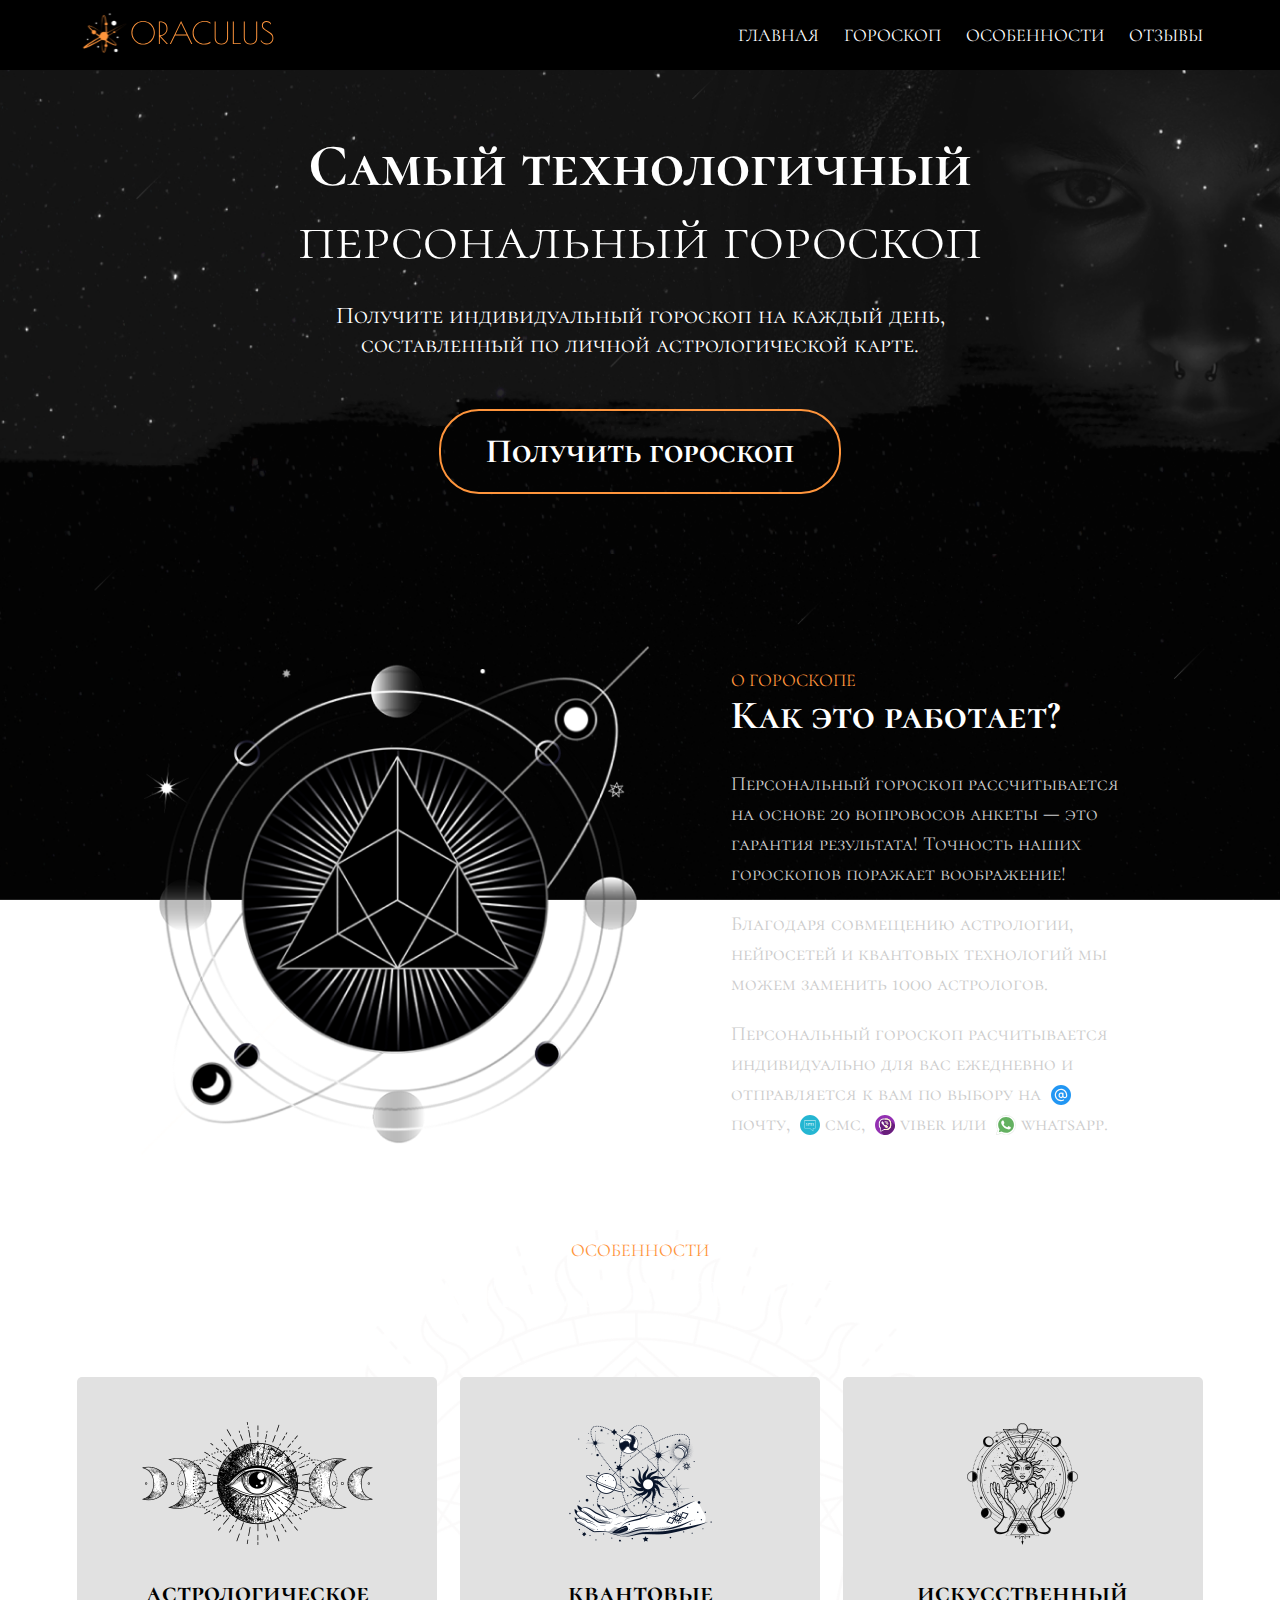
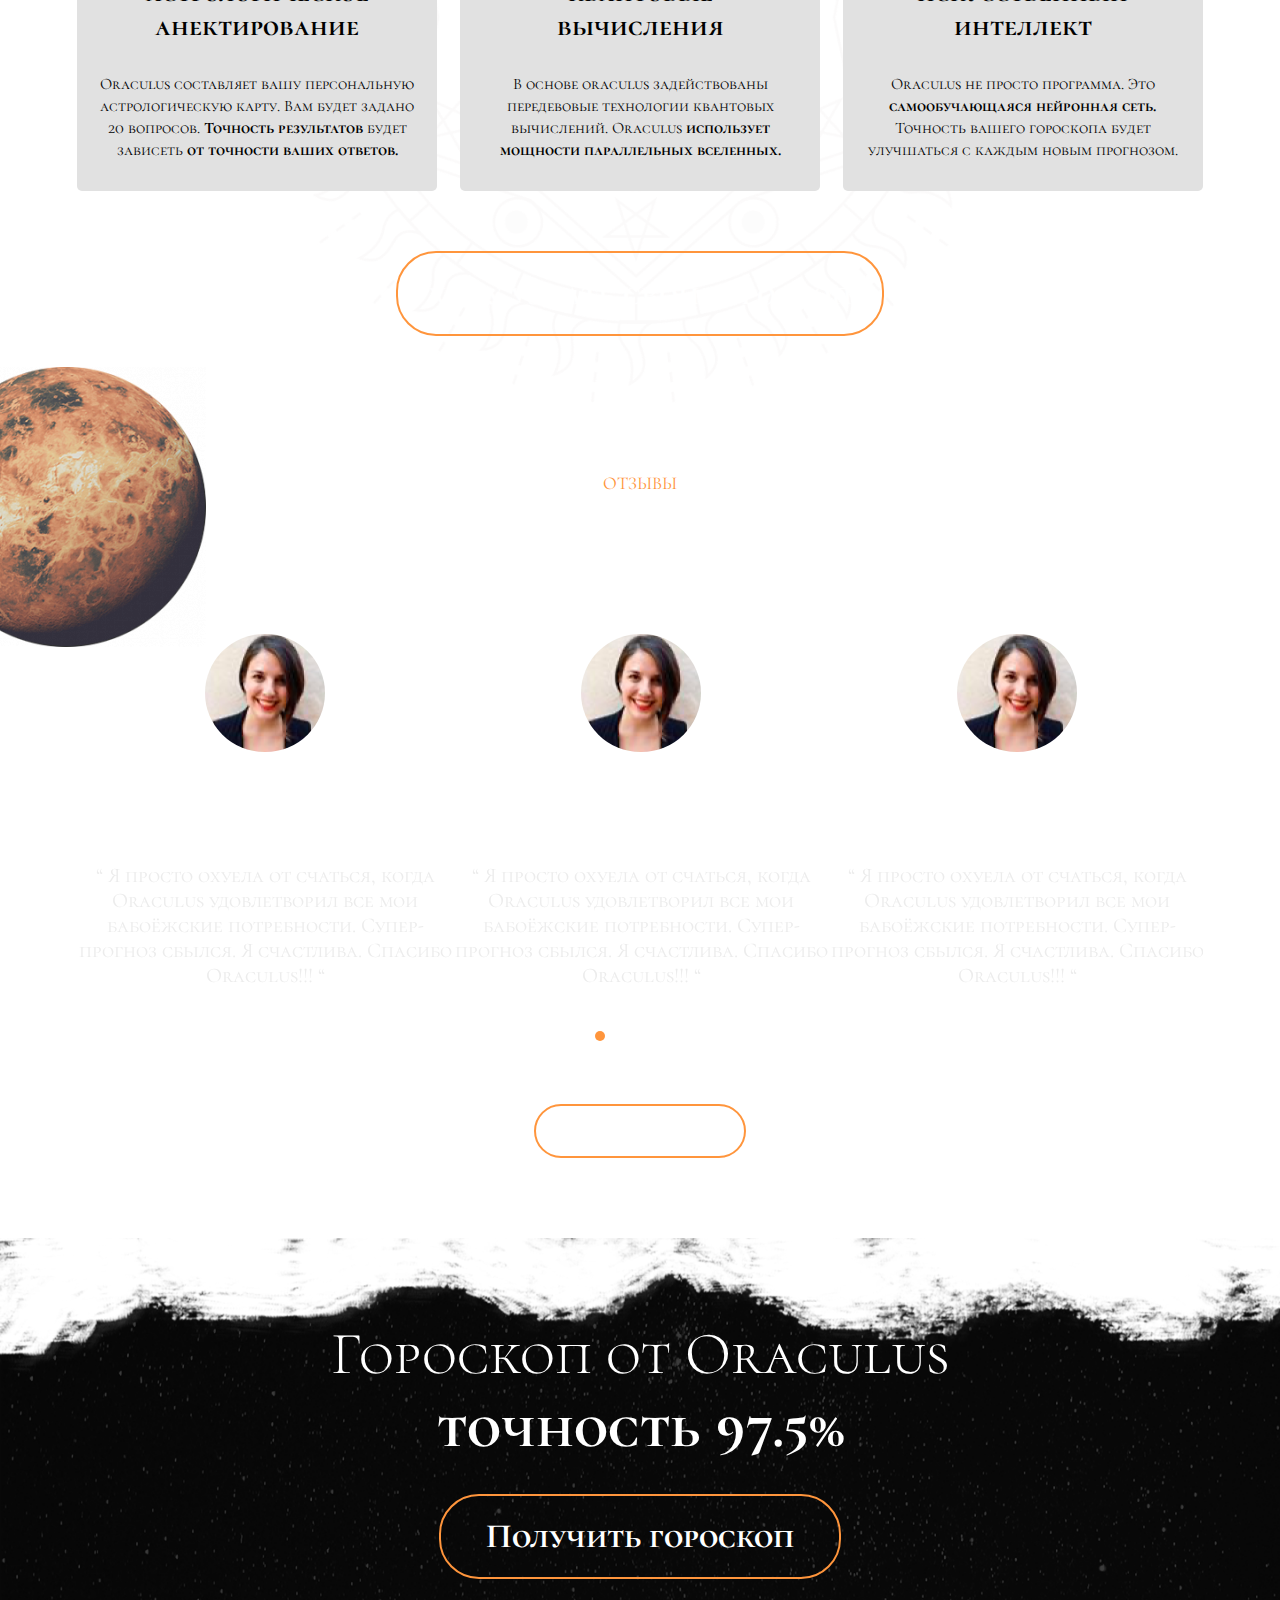
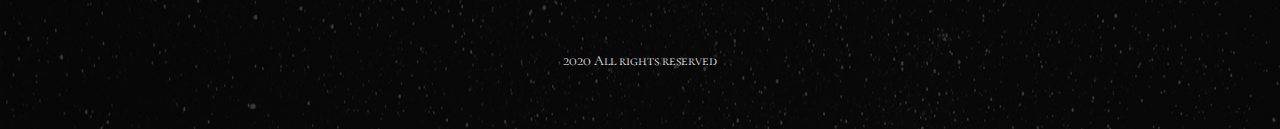
<file: index.html>
<!DOCTYPE html>
<html lang="en">
<head>
  <meta charset="UTF-8">
  <meta name="viewport" content="width=device-width, initial-scale=1.0">
  <link rel="stylesheet" href="./assets/css/styles.css">
  <title>index</title>
</head>
<body>
  <header class="header" >
    <div class="wrapper">
      <div class="header__content row justify-between">
        <div class="header__logo"><img src="./assets/img/logo.svg" alt="Logo"></div>
        <ul class="header__list">
          <li class="header__item">
            <a href="#tieser" class="header__link">Главная</a>
          </li>
          <li class="header__item">
            <a href="#about" class="header__link">Гороскоп</a>
          </li>
          <li class="header__item">
            <a href="#features" class="header__link">Особенности</a>
          </li>
          <li class="header__item">
            <a href="#reviews" class="header__link">Отзывы</a>
          </li>
        </ul>
        <div class="header__list-close">
            <div class="header__close-span"></div>
        </div>
        <div class="burger-menu">
          <div class="burger-menu__span"></div>
        </div>
      </div>
    </div>
  </header>
  <div class="tieser" id="tieser">
    <div class="wrapper">
      <div class="row">
        <div class="tieser__content">
          <h1>
            <strong class="strong">Самый технологичный</strong><br>
              персональный гороскоп
          </h1>
          <p>Получите индивидуальный гороскоп на каждый день,<br> составленный по личной астрологической карте.</p>
          <div class="tieser__btn-container btn-container">
            <a class="tieser__btn btn" href="#">Получить гороскоп</a>
          </div>
        </div>
      </div>
    </div>
  </div>
  <main class="main">
    <div class="wrapper">
      <div class="about" id="about">
          <div class="about__img">
            <img class="about__img-moon-sign" src="./assets/img/moon-sign.png">
            <img class="about__img-moon-stars" src="./assets/img/moon-stars.png" >
            <img class="about__img-moon-inverse" src="./assets/img/moon-inverse.png" >
          </div>
          <div class="about__content">
            <span class="about__span">О ГОРОСКОПЕ</span>
            <h3 class="about__title">Как это работает?</h3>
            <p class="about__descr">
                Персональный гороскоп рассчитывается на основе 
                20 вопровосов анкеты — это гарантия результата!
                Точность наших гороскопов поражает воображение!
            </p>
            <p class="about__descr">
                Благодаря совмещению астрологии, нейросетей и квантовых
                технологий мы можем заменить 1000 астрологов.
            </p>
            <p class="about__descr">
                Персональный гороскоп расчитывается индивидуально для вас 
                ежедневно и отправляется к вам по выбору на       
                <img class="mail" src="./assets/img/mail.svg">почту, <img class="sms" src="./assets/img/sms.svg">смс, 
                <img class="viber" src="./assets/img/viber.svg">viber или <img class="whatsapp" src="./assets/img/whatsapp.svg">whatsapp.
            </p>
          </div>
      </div>
      <div class="features" id="features">
        <div class="features__bg"><img src="./assets/img/bg-features.png" alt=""></div>
          <div class="features__content">
              <span class="features__span">ОСОБЕННОСТИ</span>
              <h3 class="features__title">КВАНТУС ГОРОСКОПУЛУС</h3>
              <div class="features__items">
                <div class="features__item">
                  <img class="features__img" src="./assets/img/services-icon1.png">
                  <h4 class="features__subtitle">астрологическое анектирование</h4>
                  <p class="features__descr">
                    Oraculus составляет вашу персональную астрологическую карту. 
                    Вам будет задано 20 вопросов. 
                    <b>Точность результатов</b> будет зависеть <b>от точности ваших ответов.</b>
                  </p>
                </div>
                <div class="features__item">
                  <img class="features__img" src="./assets/img/services-icon2.png">
                  <h4 class="features__subtitle">квантовые вычисления</h4>
                  <p class="features__descr">
                    В основе oraсulus задействованы передевовые технологии квантовых вычислений.
                    Oraculus <b>использует мощности параллельных вселенных.</b>
                  </p>
                </div>
                <div class="features__item">
                  <img class="features__img" src="./assets/img/services-icon3.png">
                  <h4 class="features__subtitle">искусственный интеллект</h4>
                  <p class="features__descr">
                    Oraculus не просто программа. Это <b>самообучающаяся нейронная сеть.</b>
                    Точность вашего гороскопа будет  улучшаться с каждым новым прогнозом.
                  </p>
                </div>
              </div>
              <div class="features__btn-container btn-container">
                <a class="features__btn btn" href="#">хочу узнать свой гороскоп</a>
              </div>
            </div>
      </div>
      <div class="reviews" id="reviews">
          <div class="reviews__content">
              <span class="reviews__span">ОТЗЫВЫ</span>
              <h3 class="reviews__title">ПОЛЬЗОВАТЕЛЬСКИЕ ИСТОРИИ</h3>
              <div class="reviews__items">
                <div class="reviews__item">
                  <div class="reviews-img">
                      <img class="reviews__img-border" src="./assets/img/reviews-img-border.png">
                      <div class="reviews__avatar-frame">
                          <img class="reviews__avatar" src="./assets/img/reviews-avatar.png">
                      </div>
                  </div>
                  <h4 class="reviews__subtitle">Танька Встанька</h4>
                  <p class="reviews__descr">
                      “ Я просто охуела от счаться, когда Oraculus удовлетворил все мои бабоёжские потребности. 
                      Супер-прогноз сбылся. 
                      Я счастлива. Спасибо Oraculus!!! “
                  </p>
                </div>
                <div class="reviews__item">
                  <div class="reviews-img">
                      <img class="reviews__img-border" src="./assets/img/reviews-img-border.png">
                      <div class="reviews__avatar-frame">
                          <img class="reviews__avatar" src="./assets/img/reviews-avatar.png">
                      </div>
                  </div>
                  <h4 class="reviews__subtitle">Танька Встанька</h4>
                  <p class="reviews__descr">
                      “ Я просто охуела от счаться, когда Oraculus удовлетворил все мои бабоёжские потребности. 
                      Супер-прогноз сбылся. 
                      Я счастлива. Спасибо Oraculus!!! “
                  </p>
                </div>
                <div class="reviews__item">
                  <div class="reviews-img">
                      <img class="reviews__img-border" src="./assets/img/reviews-img-border.png">
                      <div class="reviews__avatar-frame">
                          <img class="reviews__avatar" src="./assets/img/reviews-avatar.png">
                      </div>
                  </div>
                  <h4 class="reviews__subtitle">Танька Встанька</h4>
                  <p class="reviews__descr">
                      “ Я просто охуела от счаться, когда Oraculus удовлетворил все мои бабоёжские потребности. 
                      Супер-прогноз сбылся. 
                      Я счастлива. Спасибо Oraculus!!! “
                  </p>
                </div>
                <div class="reviews__item">
                  <div class="reviews-img">
                      <img class="reviews__img-border" src="./assets/img/reviews-img-border.png">
                      <div class="reviews__avatar-frame">
                          <img class="reviews__avatar" src="./assets/img/reviews-avatar.png">
                      </div>
                  </div>
                  <h4 class="reviews__subtitle">Танька Встанька</h4>
                  <p class="reviews__descr">
                      “ Я просто охуела от счаться, когда Oraculus удовлетворил все мои бабоёжские потребности. 
                      Супер-прогноз сбылся. 
                      Я счастлива. Спасибо Oraculus!!! “
                  </p>
                </div>
                <div class="reviews__item">
                  <div class="reviews-img">
                      <img class="reviews__img-border" src="./assets/img/reviews-img-border.png">
                      <div class="reviews__avatar-frame">
                          <img class="reviews__avatar" src="./assets/img/reviews-avatar.png">
                      </div>
                  </div>
                  <h4 class="reviews__subtitle">Танька Встанька</h4>
                  <p class="reviews__descr">
                      “ Я просто охуела от счаться, когда Oraculus удовлетворил все мои бабоёжские потребности. 
                      Супер-прогноз сбылся. 
                      Я счастлива. Спасибо Oraculus!!! “
                  </p>
                </div>
                <div class="reviews__item">
                  <div class="reviews-img">
                      <img class="reviews__img-border" src="./assets/img/reviews-img-border.png">
                      <div class="reviews__avatar-frame">
                          <img class="reviews__avatar" src="./assets/img/reviews-avatar.png">
                      </div>
                  </div>
                  <h4 class="reviews__subtitle">Танька Встанька</h4>
                  <p class="reviews__descr">
                      “ Я просто охуела от счаться, когда Oraculus удовлетворил все мои бабоёжские потребности. 
                      Супер-прогноз сбылся. 
                      Я счастлива. Спасибо Oraculus!!! “
                  </p>
                </div>
              </div>
              <div class="reviews__btn-container btn-container">
                <a class="reviews__btn btn" href="#">оставить отзыв</a>
              </div>
            </div>
      </div>
    </div>
  </main>

  <footer class="footer">
    <div class="wrapper">
        <div class="footer__content">
          <h2>
            Гороскоп от Oraculus<br>
            <strong class="strong">точность 97.5%</strong>
          </h2>
          <div class="footer__btn-container btn-container">
            <a class="footer__btn btn" href="#">Получить гороскоп</a>
          </div>
        </div>
        <p class="footer__copy">2020 All rights reserved</p>
    </div>
  </footer>

  <script src="./assets/js/jquery-3.4.1.min.js"></script>
  <script src="./assets/js/slick.min.js"></script>
  <script src="./assets/js/main.js"></script>
</body>
</html>
</file>
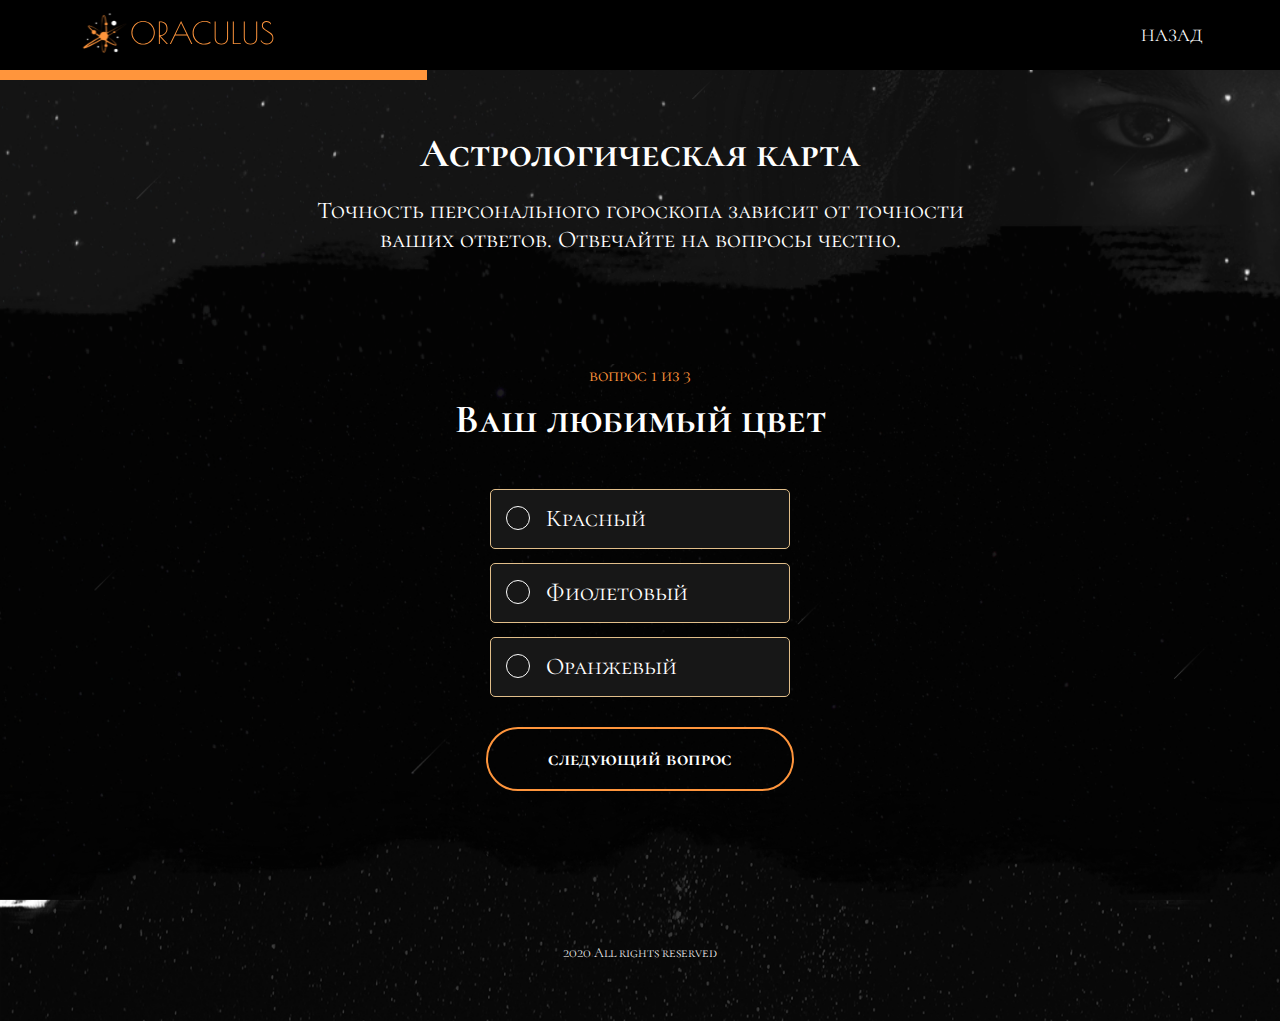
<file: form.html>
<!DOCTYPE html>
<html lang="en">
<head>
  <meta charset="UTF-8">
  <meta name="viewport" content="width=device-width, initial-scale=1.0">
  <link rel="stylesheet" href="./assets/css/styles.css">
  <title>form</title>
</head>
<body>
  <div class="form-header header" >
    <div class="wrapper">
      <div class="form-header__content header__content">
        <div class="form-header__logo header__logo"><img src="./assets/img/logo.svg" alt="Logo"></div>
        <a href="#" class="form-header__link">Назад</a>
      </div>
    </div>
  </div>
  <div class="form-header__progress-bar"></div>

  <div class="form-title">
    <div class="wrapper">
      <div class="form-title__content">
        <h3>
          Астрологическая карта
        </h3>
        <p>Точность персонального гороскопа зависит от точности<br>  ваших ответов. Отвечайте на вопросы честно.</p>
      </div>
    </div>
  </div>

  <div class="form-questions">
    <div class="form_questions__item" data-qid="1">
      <div class="form-body">
        <div class="wrapper">
          <div class="form-body__content">
            <span class="form-body__span">вопрос 1 из 3</span>
              <h3 class="form-body__title">Ваш любимый цвет</h3>
              <div class="form-body__input">
                <label class="form-body__label">
                    <input type="radio" name="color" value="Красный">
                  Красный
                  <span></span>
                </label>
              </div>
              <div class="form-body__input">
                <label class="form-body__label">
                    <input type="radio" name="color" value="Фиолетовый">
                    Фиолетовый
                  <span></span>
                </label>
              </div>
              <div class="form-body__input form-body__input-last-child">
                <label class="form-body__label">
                    <input type="radio" name="color" value="Оранжевый">
                    Оранжевый
                  <span></span>
                </label>
              </div>      
            <div class="form-body__btn-container btn-container">
              <a class="form-body__btn btn btn-next" href="#">следующий вопрос</a>
            </div>
          </div>
        </div>
      </div>
    </div>
    <div class="form_questions__item" data-qid="2">
      <div class="form-body">
        <div class="wrapper">
          <div class="form-body__content">
            <span class="form-body__span">вопрос 2 из 3</span>
            <h3 class="form-body__title">Укажите вашу дату рождения</h3>
            <input type="text" class="form-body__input" placeholder="20.04.2020">
            <div class="form-body__btn-container btn-container">
              <a class="form-body__btn btn btn-next" href="#">следующий вопрос</a>
            </div>
            <a class="form-body__link btn-prev" href="#">к предыдущему вопросу</a>
          </div>
        </div>
      </div>
    </div>
    <div class="form_questions__item" data-qid="3">
      <div class="form-body">
        <div class="wrapper">
          <div class="form-body__content">
            <span class="form-body__span">вопрос 3 из 3</span>
            <h3 class="form-body__title">Укажите вашу дату рождения</h3>
            <input type="text" class="form-body__input" placeholder="20.04.2020">
            <div class="form-body__btn-container btn-container">
              <a class="form-body__btn btn btn-end" href="#">завершить опрос</a>
            </div>
            <a class="form-body__link btn-prev" href="#">к предыдущему вопросу</a>
          </div>
        </div>
      </div>
    </div>
  </div>

  <div class="form-footer footer">
    <div class="wrapper">
        <p class="form-footer__copy footer__copy">2020 All rights reserved</p>
    </div>
  </div>

  <script src="./assets/js/jquery-3.4.1.min.js"></script>
  <script src="./assets/js/main.js"></script>
</body>
</html>
</file>
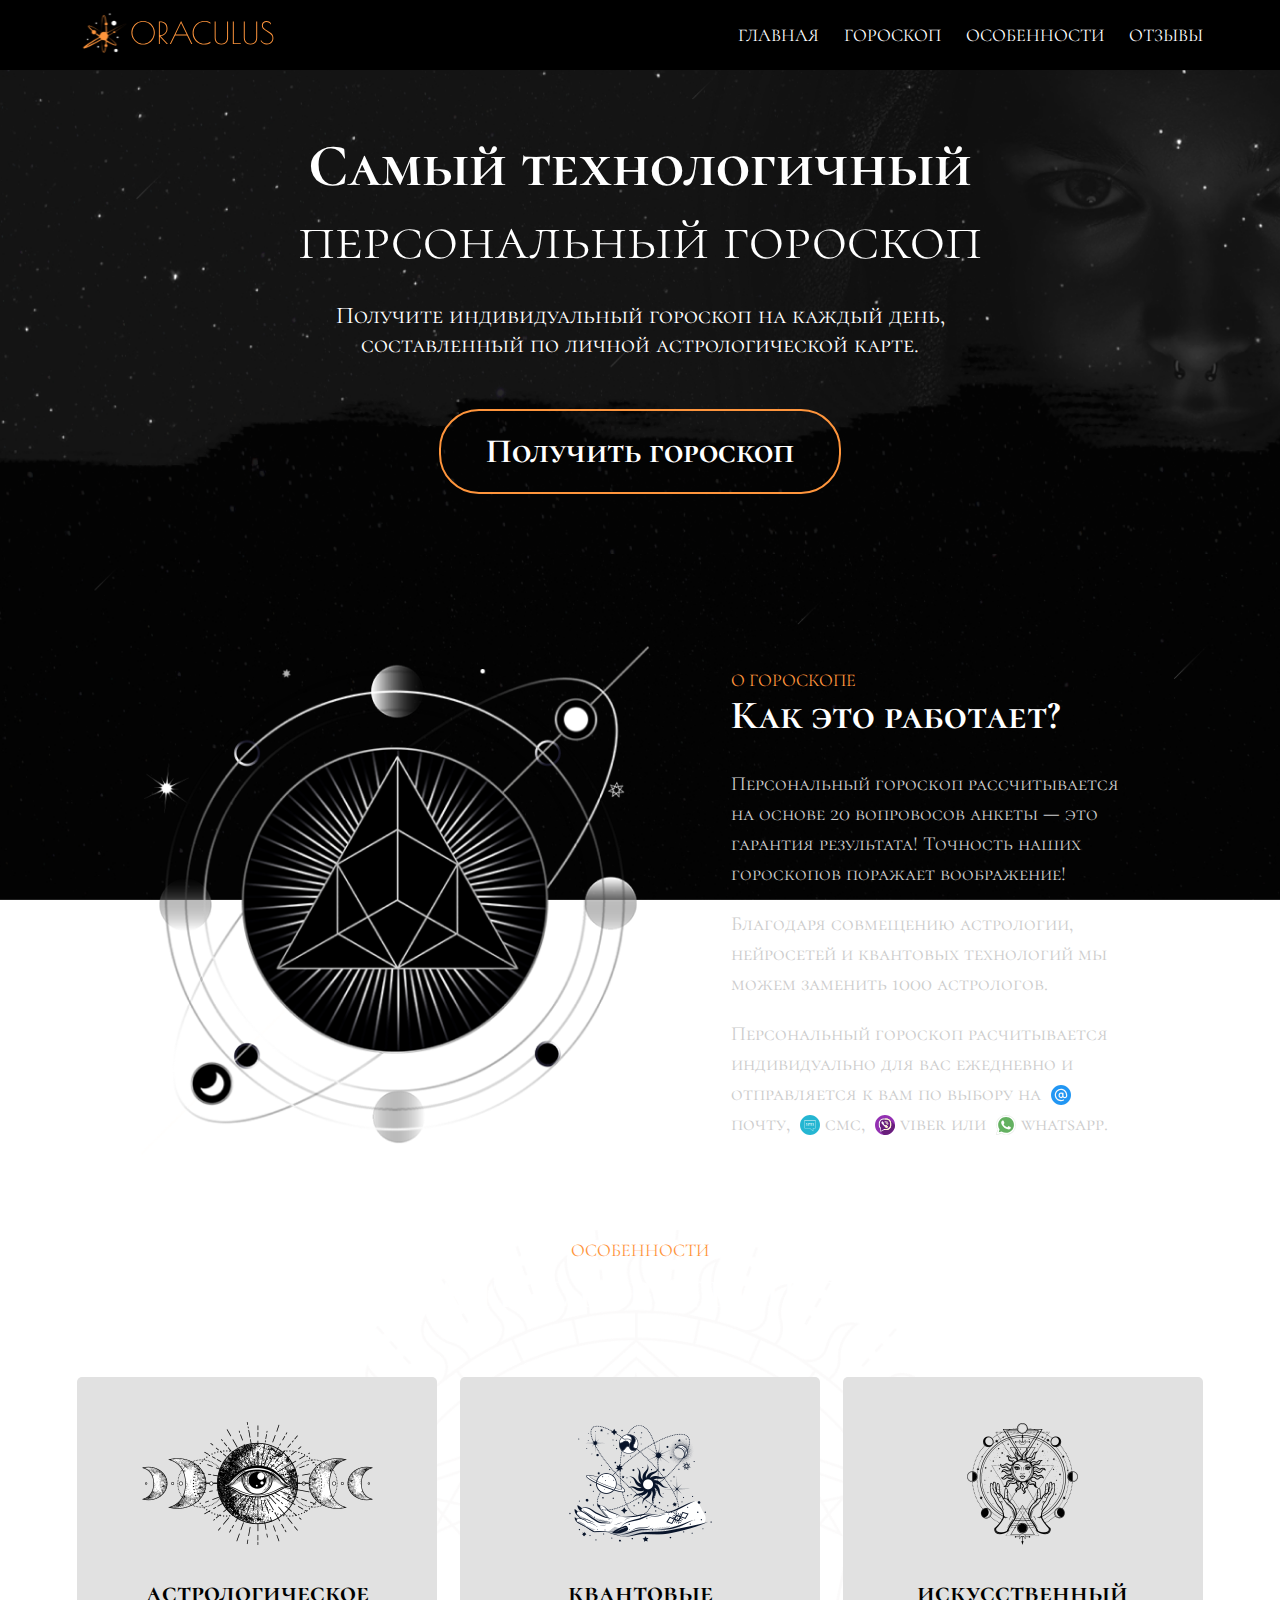
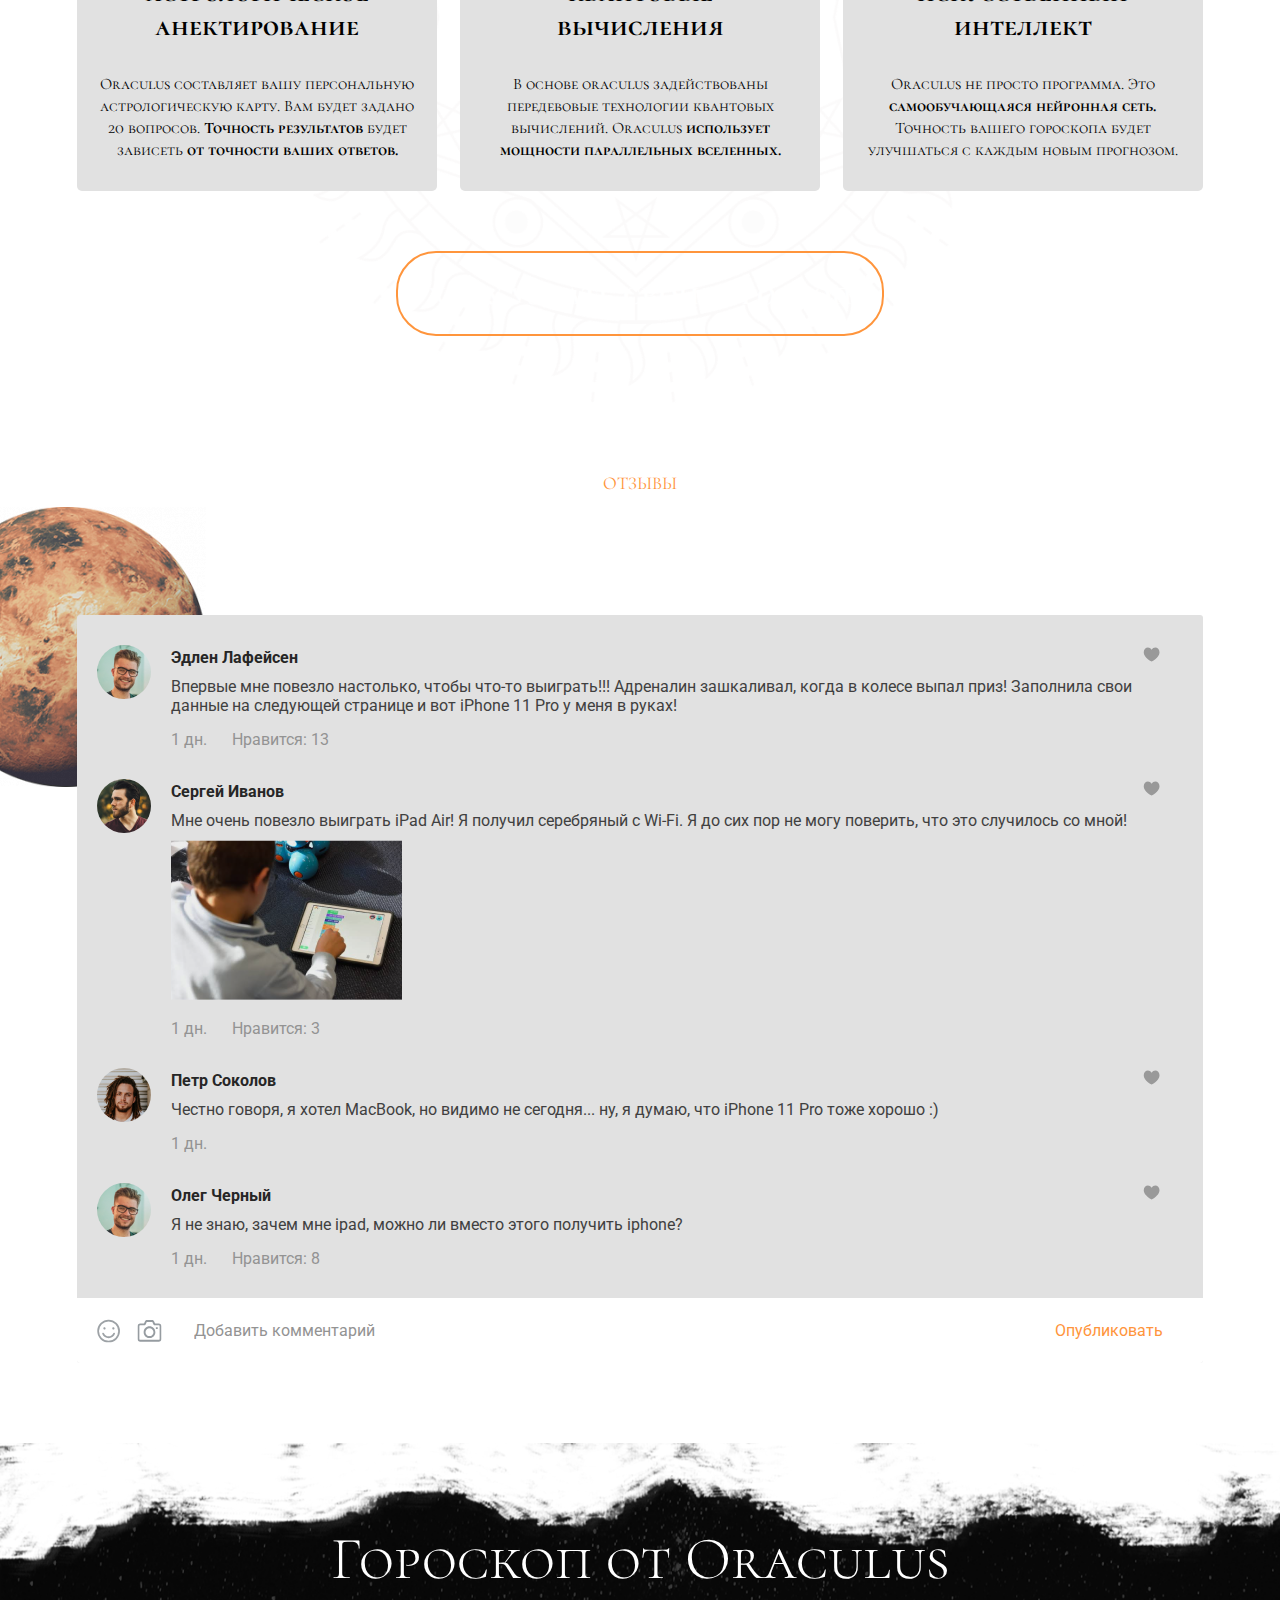
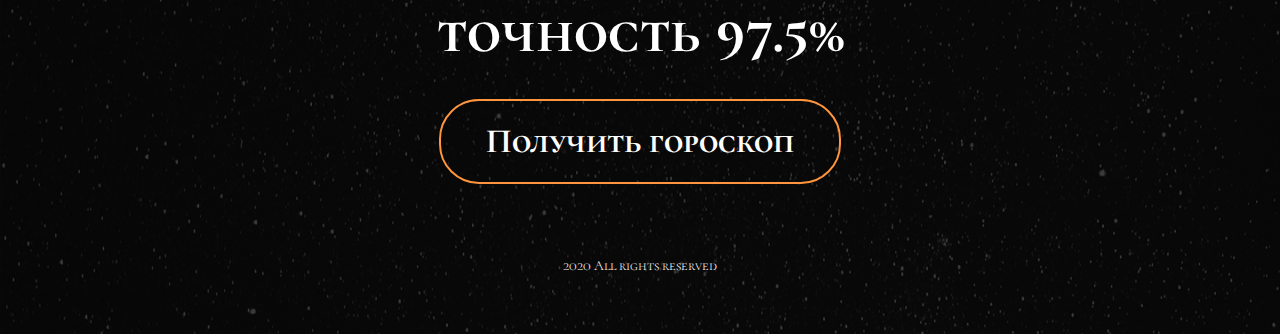
<file: index-second.html>
<!DOCTYPE html>
<html lang="en">
<head>
  <meta charset="UTF-8">
  <meta name="viewport" content="width=device-width, initial-scale=1.0">
  <link rel="stylesheet" href="./assets/css/styles.css">
  <title>index-second</title>
</head>
<body>
  <header class="header" >
    <div class="wrapper">
      <div class="header__content row justify-between">
        <div class="header__logo"><img src="./assets/img/logo.svg" alt="Logo"></div>
        <ul class="header__list">
          <li class="header__item">
            <a href="#tieser" class="header__link">Главная</a>
          </li>
          <li class="header__item">
            <a href="#about" class="header__link">Гороскоп</a>
          </li>
          <li class="header__item">
            <a href="#features" class="header__link">Особенности</a>
          </li>
          <li class="header__item">
            <a href="#reviews" class="header__link">Отзывы</a>
          </li>
        </ul>
        <div class="header__list-close">
            <div class="header__close-span"></div>
        </div>
        <div class="burger-menu">
          <div class="burger-menu__span"></div>
        </div>
      </div>
    </div>
  </header>
  <div class="tieser" id="tieser">
    <div class="wrapper">
      <div class="row">
        <div class="tieser__content">
          <h1>
            <strong class="strong">Самый технологичный</strong><br>персональный гороскоп
          </h1>
          <p>Получите индивидуальный гороскоп на каждый день,<br> составленный по личной астрологической карте.</p>
          <div class="tieser__btn-container btn-container">
            <a class="tieser__btn btn" href="#">Получить гороскоп</a>
          </div>
        </div>
      </div>
    </div>
  </div>
  <main class="main">
    <div class="wrapper">
      <div class="about" id="about">
          <div class="about__img">
            <img class="about__img-moon-sign" src="./assets/img/moon-sign.png">
            <img class="about__img-moon-stars" src="./assets/img/moon-stars.png" >
            <img class="about__img-moon-inverse" src="./assets/img/moon-inverse.png" >
          </div>
          <div class="about__content">
            <span class="about__span">О ГОРОСКОПЕ</span>
            <h3 class="about__title">Как это работает?</h3>
            <p class="about__descr">
                Персональный гороскоп рассчитывается на основе 
                20 вопровосов анкеты — это гарантия результата!
                Точность наших гороскопов поражает воображение!
            </p>
            <p class="about__descr">
                Благодаря совмещению астрологии, нейросетей и квантовых
                технологий мы можем заменить 1000 астрологов.
            </p>
            <p class="about__descr">
                Персональный гороскоп расчитывается индивидуально для вас 
                ежедневно и отправляется к вам по выбору на       
                <img class="mail" src="./assets/img/mail.svg">почту, <img class="sms" src="./assets/img/sms.svg">смс, 
                <img class="viber" src="./assets/img/viber.svg">viber или <img class="whatsapp" src="./assets/img/whatsapp.svg">whatsapp.
            </p>
          </div>
      </div>
      <div class="features" id="features">
        <div class="features__bg"><img src="./assets/img/bg-features.png" alt=""></div>
          <div class="features__content">
              <span class="features__span">ОСОБЕННОСТИ</span>
              <h3 class="features__title">КВАНТУС ГОРОСКОПУЛУС</h3>
              <div class="features__items">
                <div class="features__item">
                  <img class="features__img" src="./assets/img/services-icon1.png">
                  <h4 class="features__subtitle">астрологическое анектирование</h4>
                  <p class="features__descr">
                    Oraculus составляет вашу персональную астрологическую карту. 
                    Вам будет задано 20 вопросов. 
                    <b>Точность результатов</b> будет зависеть <b>от точности ваших ответов.</b>
                  </p>
                </div>
                <div class="features__item">
                  <img class="features__img" src="./assets/img/services-icon2.png">
                  <h4 class="features__subtitle">квантовые вычисления</h4>
                  <p class="features__descr">
                    В основе oraсulus задействованы передевовые технологии квантовых вычислений.
                    Oraculus <b>использует мощности параллельных вселенных.</b>
                  </p>
                </div>
                <div class="features__item">
                  <img class="features__img" src="./assets/img/services-icon3.png">
                  <h4 class="features__subtitle">искусственный интеллект</h4>
                  <p class="features__descr">
                    Oraculus не просто программа. Это <b>самообучающаяся нейронная сеть.</b>
                    Точность вашего гороскопа будет  улучшаться с каждым новым прогнозом.
                  </p>
                </div>
              </div>
              <div class="features__btn-container btn-container">
                <a class="features__btn btn" href="#">хочу узнать свой гороскоп</a>
              </div>
            </div>
      </div>
      <div class="reviews" id="reviews">
          <div class="reviews__content">
              <span class="reviews__span">ОТЗЫВЫ</span>
              <h3 class="reviews__title">ПОЛЬЗОВАТЕЛЬСКИЕ ИСТОРИИ</h3>
              <div class="reviews__elements">
                <div class="reviews__element">
                  <div class="reviews__element-avatar"><img src="./assets/img/avatar-1.png" alt="Avatar"></div>
                  <div class="reviews__info">
                    <h5>Эдлен Лафейсен</h5>
                    <p>
                      Впервые мне повезло настолько, чтобы что-то выиграть!!! 
                      Адреналин зашкаливал, когда в колесе выпал приз!
                      Заполнила свои данные на следующей странице и вот iPhone 11 Pro у меня в руках!
                    </p>
                    <div class="reviews__date">
                      <p>1 дн.</p>
                      <p>Нравится: 13</p>
                    </div>
                  </div>
                  <div class="reviews__like"></div>
                </div>
                <div class="reviews__element">
                  <div class="reviews__element-avatar"><img src="./assets/img/avatar-2.png" alt="Avatar"></div>
                  <div class="reviews__info">
                    <h5>Сергей Иванов</h5>
                    <p>
                      Мне очень повезло выиграть iPad Air! Я получил серебряный с Wi-Fi. 
                      Я до сих пор не могу поверить, что это случилось со мной!
                    </p>
                    <img src="./assets/img/images-reviews.png" alt="" class="reviews__info-img">
                    <div class="reviews__date">
                      <p>1 дн.</p>
                      <p>Нравится: 3</p>
                    </div>
                  </div>
                  <div class="reviews__like"></div>
                </div>
                <div class="reviews__element">
                  <div class="reviews__element-avatar"><img src="./assets/img/avatar-3.png" alt="Avatar"></div>
                  <div class="reviews__info">
                    <h5>Петр Соколов</h5>
                    <p>
                      Честно говоря, я хотел MacBook, но видимо не сегодня... 
                      ну, я думаю, что iPhone 11 Pro тоже хорошо :)
                    </p>
                    <div class="reviews__date">
                      <p>1 дн.</p>
                    </div>
                  </div>
                  <div class="reviews__like"></div>
                </div>
                <div class="reviews__element last-child">
                  <div class="reviews__element-avatar"><img src="./assets/img/avatar-1.png" alt="Avatar"></div>
                  <div class="reviews__info">
                    <h5>Олег Черный</h5>
                    <p>
                      Я не знаю, зачем мне ipad, можно ли вместо этого получить iphone?                        
                    </p>
                    <div class="reviews__date">
                      <p>1 дн.</p>
                      <p>Нравится: 8</p>
                    </div>
                  </div>
                  <div class="reviews__like"></div>
                </div>
                <div class="reviews__form">
                  <img src="./assets/img/smile.svg" alt="Smile" class="reviews__img-smile">
                  <img src="./assets/img/photo-camera.svg" alt="Photo" class="reviews__img-photo">
                  <input type="text" class="reviews__input" placeholder="Добавить комментарий">
                  <a class="reviews__comments-btn" href="#">Опубликовать</a>
                </div>
              </div>
          </div>
      </div>
    </div>
  </main>

  <footer class="footer">
    <div class="wrapper">
        <div class="footer__content">
          <h2>
            Гороскоп от Oraculus<br>
            <strong class="strong">точность 97.5%</strong>
          </h2>
          <div class="footer__btn-container btn-container">
            <a class="footer__btn btn" href="#">Получить гороскоп</a>
          </div>
        </div>
        <p class="footer__copy">2020 All rights reserved</p>
    </div>
  </footer>


  <script src="./assets/js/jquery-3.4.1.min.js"></script>
  <script src="./assets/js/slick.min.js"></script>
  <script src="./assets/js/main.js"></script>
</body>
</html>
</file>
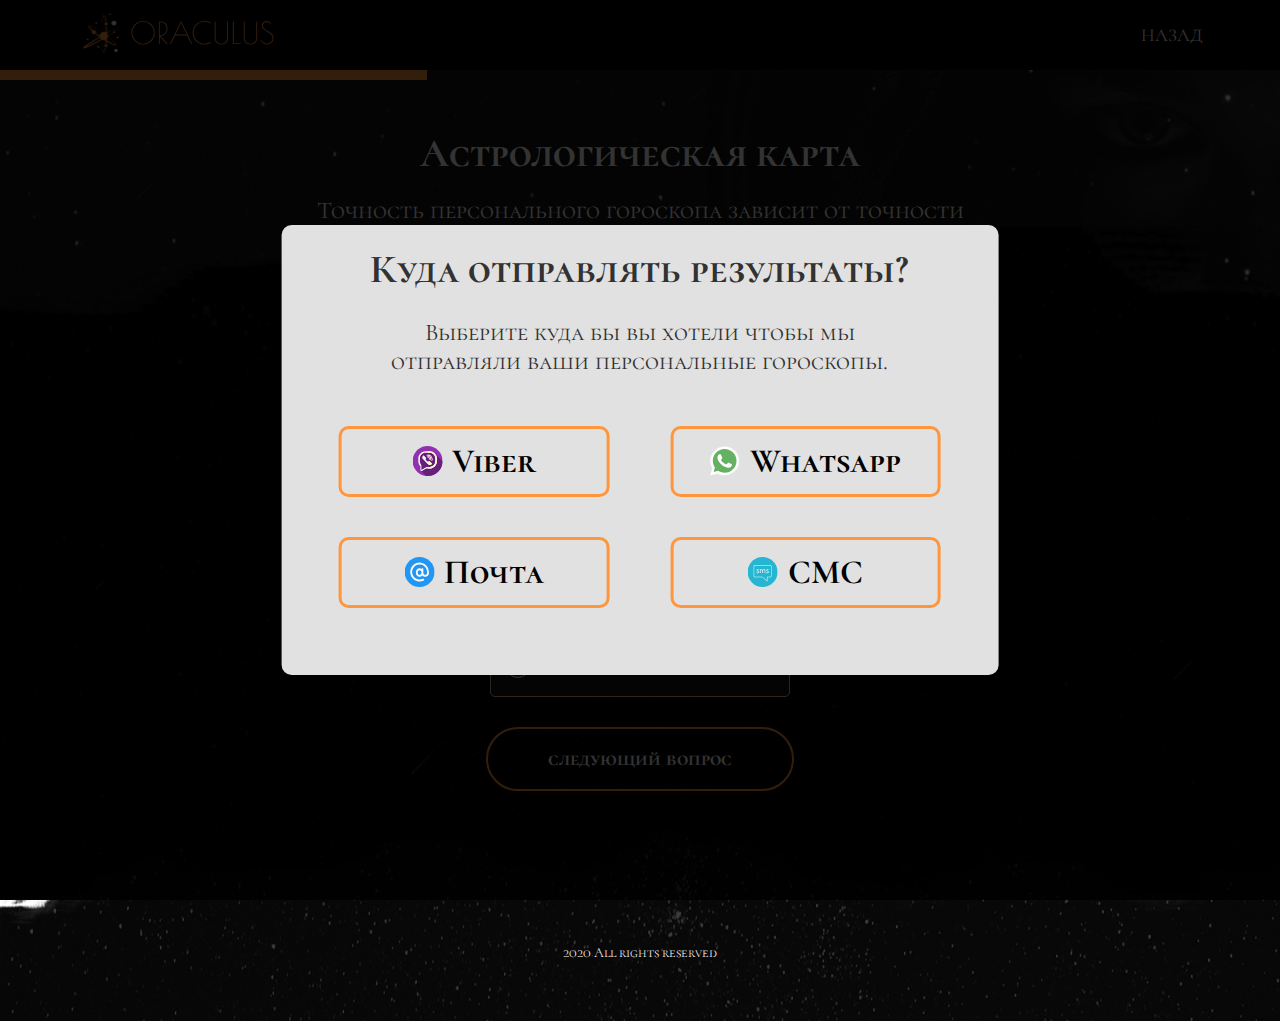
<file: modal-mail.html>
<!DOCTYPE html>
<html lang="en">
<head>
  <meta charset="UTF-8">
  <meta name="viewport" content="width=device-width, initial-scale=1.0">
  <link rel="stylesheet" href="./assets/css/styles.css">
  <title>form</title>
</head>
<body>
  <div class="form-header header" >
    <div class="wrapper">
      <div class="form-header__content header__content">
        <div class="form-header__logo header__logo"><img src="./assets/img/logo.svg" alt="Logo"></div>
        <a href="#" class="form-header__link">Назад</a>
      </div>
    </div>
  </div>
  <div class="form-header__progress-bar"></div>

  <div class="form-title">
    <div class="wrapper">
      <div class="form-title__content">
        <h3>
          Астрологическая карта
        </h3>
        <p>Точность персонального гороскопа зависит от точности<br>  ваших ответов. Отвечайте на вопросы честно.</p>
      </div>
    </div>
  </div>

  <div class="form-questions">
    <div class="form_questions__item" data-qid="1">
      <div class="form-body">
        <div class="wrapper">
          <div class="form-body__content">
            <span class="form-body__span">вопрос 1 из 3</span>
              <h3 class="form-body__title">Ваш любимый цвет</h3>
              <div class="form-body__input">
                <label class="form-body__label">
                    <input type="radio" value="Красный">
                  Красный
                  <span></span>
                </label>
              </div>
              <div class="form-body__input">
                <label class="form-body__label">
                    <input type="radio" value="Фиолетовый">
                    Фиолетовый
                  <span></span>
                </label>
              </div>
              <div class="form-body__input form-body__input-last-child">
                <label class="form-body__label">
                    <input type="radio" value="Оранжевый">
                    Оранжевый
                  <span></span>
                </label>
              </div>      
            <div class="form-body__btn-container btn-container">
              <a class="form-body__btn btn btn-next" href="#">следующий вопрос</a>
            </div>
          </div>
        </div>
      </div>
    </div>
    <div class="form_questions__item" data-qid="2">
      <div class="form-body">
        <div class="wrapper">
          <div class="form-body__content">
            <span class="form-body__span">вопрос 2 из 3</span>
            <h3 class="form-body__title">Укажите вашу дату рождения</h3>
            <input type="text" class="form-body__input" placeholder="20.04.2020">
            <div class="form-body__btn-container btn-container">
              <a class="form-body__btn btn btn-next" href="#">следующий вопрос</a>
            </div>
            <a class="form-body__link btn-prev" href="#">к предыдущему вопросу</a>
          </div>
        </div>
      </div>
    </div>
    <div class="form_questions__item" data-qid="3">
      <div class="form-body">
        <div class="wrapper">
          <div class="form-body__content">
            <span class="form-body__span">вопрос 3 из 3</span>
            <h3 class="form-body__title">Укажите вашу дату рождения</h3>
            <input type="text" class="form-body__input" placeholder="20.04.2020">
            <div class="form-body__btn-container btn-container">
              <a class="form-body__btn btn btn-end" href="#">завершить опрос</a>
            </div>
            <a class="form-body__link btn-prev" href="#">к предыдущему вопросу</a>
          </div>
        </div>
      </div>
    </div>
  </div>

  <div class="form-footer footer">
    <div class="wrapper">
        <p class="form-footer__copy footer__copy">2020 All rights reserved</p>
    </div>
  </div>

  <div class="overlay">
    
        <div class="modal__content">
            <h4 class="modal__title">Куда отправлять результаты?</h4>
            <p class="modal__text">Выберите куда бы вы хотели чтобы мы<br> отправляли ваши персональные гороскопы.</p>
            <div class="modal__links">
                <a href="" class="modal__link"><img class="modal__img viber" src="./assets/img/viber.svg"> Viber</a>
                <a href="" class="modal__link"><img class="modal__img whatsapp" src="./assets/img/whatsapp.svg"> Whatsapp</a>
                <a href="" class="modal__link"><img class="modal__img mail" src="./assets/img/mail.svg"> Почта</a>
                <a href="" class="modal__link"><img class="modal__img sms" src="./assets/img/sms.svg"> СМС</a>
            </div>
        </div>
    
  </div>


  <script src="./assets/js/jquery-3.4.1.min.js"></script>
  <script src="./assets/js/main.js"></script>
</body>
</html>
</file>
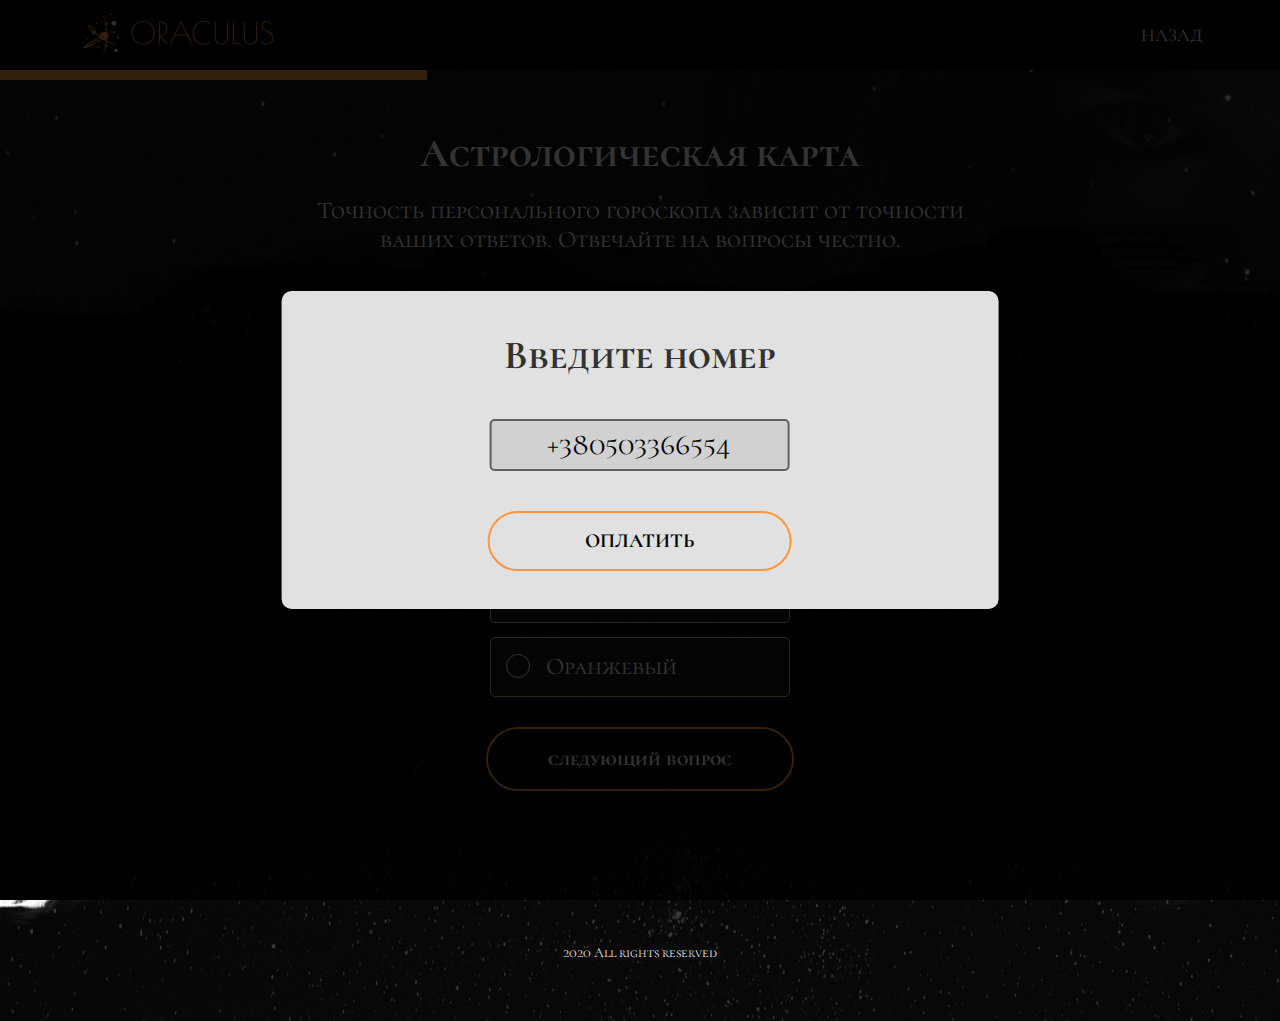
<file: modal-phone.html>
<!DOCTYPE html>
<html lang="en">
<head>
  <meta charset="UTF-8">
  <meta name="viewport" content="width=device-width, initial-scale=1.0">
  <link rel="stylesheet" href="./assets/css/styles.css">
  <title>form</title>
</head>
<body>
  <div class="form-header header" >
    <div class="wrapper">
      <div class="form-header__content header__content">
        <div class="form-header__logo header__logo"><img src="./assets/img/logo.svg" alt="Logo"></div>
        <a href="#" class="form-header__link">Назад</a>
      </div>
    </div>
  </div>
  <div class="form-header__progress-bar"></div>

  <div class="form-title">
    <div class="wrapper">
      <div class="form-title__content">
        <h3>
          Астрологическая карта
        </h3>
        <p>Точность персонального гороскопа зависит от точности<br>  ваших ответов. Отвечайте на вопросы честно.</p>
      </div>
    </div>
  </div>

  <div class="form-questions">
    <div class="form_questions__item" data-qid="1">
      <div class="form-body">
        <div class="wrapper">
          <div class="form-body__content">
            <span class="form-body__span">вопрос 1 из 3</span>
              <h3 class="form-body__title">Ваш любимый цвет</h3>
              <div class="form-body__input">
                <label class="form-body__label">
                    <input type="radio" value="Красный">
                  Красный
                  <span></span>
                </label>
              </div>
              <div class="form-body__input">
                <label class="form-body__label">
                    <input type="radio" value="Фиолетовый">
                    Фиолетовый
                  <span></span>
                </label>
              </div>
              <div class="form-body__input form-body__input-last-child">
                <label class="form-body__label">
                    <input type="radio" value="Оранжевый">
                    Оранжевый
                  <span></span>
                </label>
              </div>      
            <div class="form-body__btn-container btn-container">
              <a class="form-body__btn btn btn-next" href="#">следующий вопрос</a>
            </div>
          </div>
        </div>
      </div>
    </div>
    <div class="form_questions__item" data-qid="2">
      <div class="form-body">
        <div class="wrapper">
          <div class="form-body__content">
            <span class="form-body__span">вопрос 2 из 3</span>
            <h3 class="form-body__title">Укажите вашу дату рождения</h3>
            <input type="text" class="form-body__input" placeholder="20.04.2020">
            <div class="form-body__btn-container btn-container">
              <a class="form-body__btn btn btn-next" href="#">следующий вопрос</a>
            </div>
            <a class="form-body__link btn-prev" href="#">к предыдущему вопросу</a>
          </div>
        </div>
      </div>
    </div>
    <div class="form_questions__item" data-qid="3">
      <div class="form-body">
        <div class="wrapper">
          <div class="form-body__content">
            <span class="form-body__span">вопрос 3 из 3</span>
            <h3 class="form-body__title">Укажите вашу дату рождения</h3>
            <input type="text" class="form-body__input" placeholder="20.04.2020">
            <div class="form-body__btn-container btn-container">
              <a class="form-body__btn btn btn-end" href="#">завершить опрос</a>
            </div>
            <a class="form-body__link btn-prev" href="#">к предыдущему вопросу</a>
          </div>
        </div>
      </div>
    </div>
  </div>

  <div class="form-footer footer">
    <div class="wrapper">
        <p class="form-footer__copy footer__copy">2020 All rights reserved</p>
    </div>
  </div>

  <div class="overlay">
    
        <div class="modal__content modal__content-phone">
            <h4 class="modal__title modal__title-phone">Введите номер</h4>
            <input type="phone" class="modal__input" placeholder="+380503366554">
            <div class="modal__btn-container btn-container">
                <a class="modal__btn btn" href="#">ОПЛАТИТЬ</a>
            </div>
        </div>
    
  </div>


  <script src="./assets/js/jquery-3.4.1.min.js"></script>
  <script src="./assets/js/main.js"></script>
</body>
</html>
</file>
<file: assets/css/styles.css>
@import url('https://fonts.googleapis.com/css2?family=Cormorant+SC&display=swap');
@import url('https://fonts.googleapis.com/css2?family=Roboto:wght@300;700&display=swap');
@import url('normalize.css');
@import url('buttons.css');
@import url('global.css');
@import url('header.css');
@import url('burger.css');
@import url('footer.css');
@import url('tieser.css');
@import url('about.css');
@import url('features.css');
@import url('reviews.css');
@import url('form.css');
@import url('modals.css');
</file>
